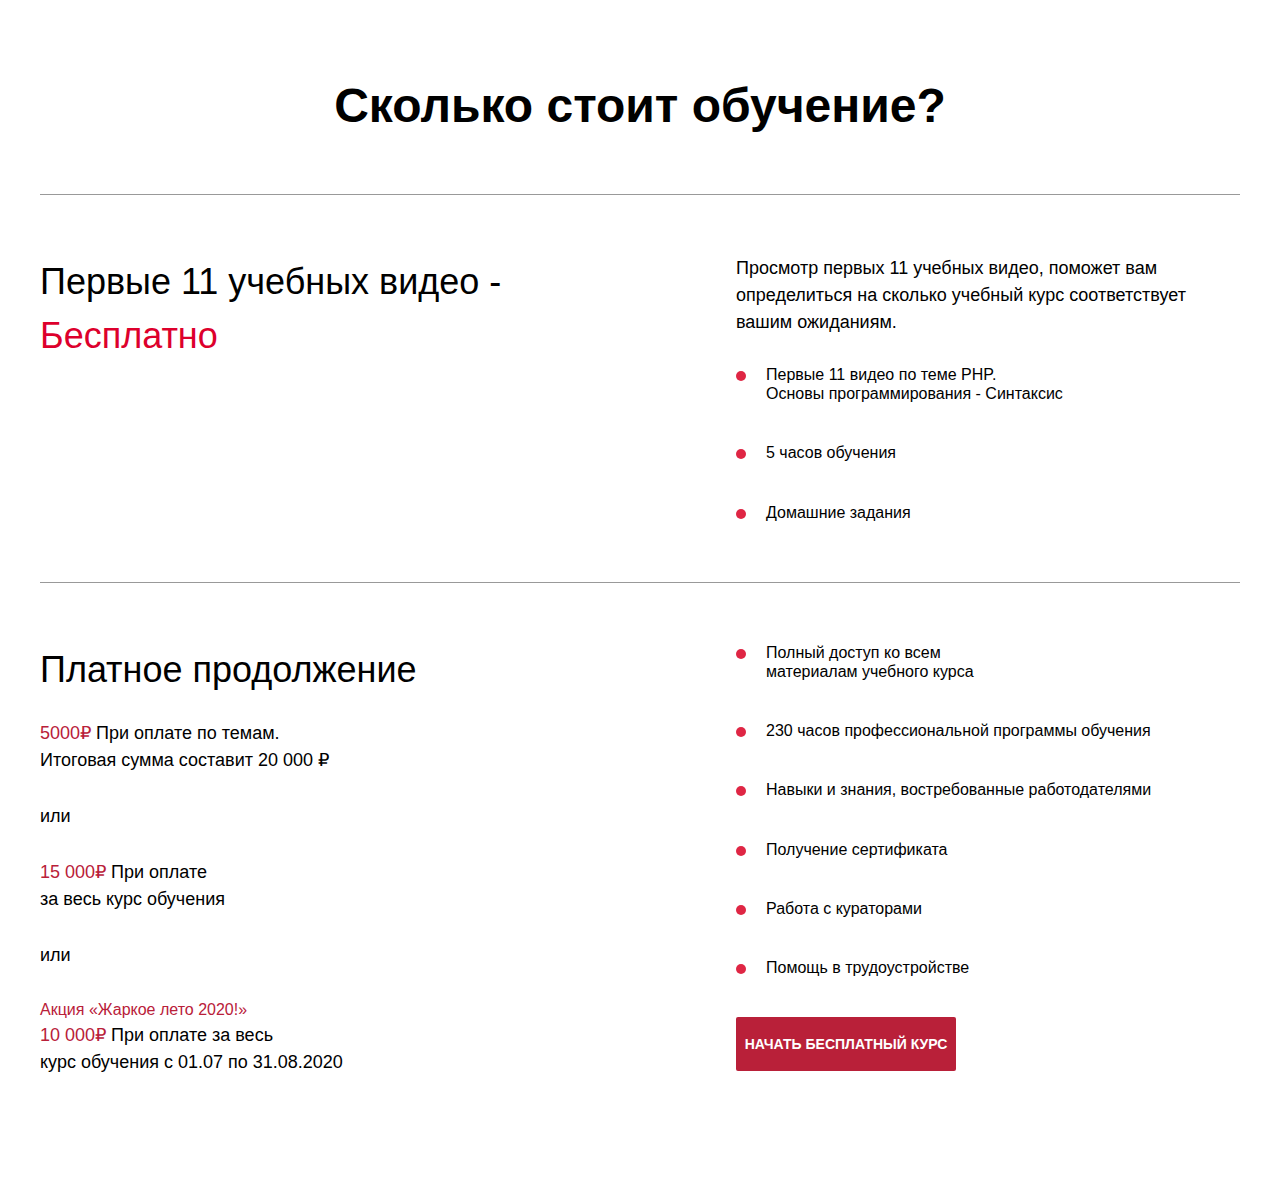
<file: index.html>
<!DOCTYPE html>
<html lang="ru">
<head>
    <meta charset="UTF-8">
    <meta name="viewport" content="width=device-width, initial-scale=1.0">
    <title>Document</title>
    <link rel="stylesheet" href="./css/style.css">
</head>
<body>
    <div class="price-section" id="price-section">
        <div class="standart_width">
            <div class="price-title">
                Сколько стоит обучение?
            </div>
            <div class="price_block">
                <div class="price_block_col">
                    <div class="price_block_title">
                        Первые 11 учебных видео -
                        <span>
                            Бесплатно
                        </span>
                    </div>  
                </div> 
                <div class="price_block_col">
                    <p class="price_block_text">
                        Просмотр первых 11  учебных видео, поможет вам определиться на сколько учебный курс соответствует вашим ожиданиям.
                    </p>
                    <ul>
                        <li>
                            Первые 11 видео по теме PHP. <br>
                            Основы программирования - Синтаксис
                        </li>
                        <li>
                            5 часов обучения
                        </li>
                        <li>
                            Домашние задания
                        </li>
                    </ul>
                </div>
            </div>
            <div class="price_block">
                <div class="price_block_col">
                    <div class="price_block_title">
                        Платное продолжение
                    </div>  
                    <p class="price_block_text">
                        <span>5000&#8381</span> При оплате по темам. <br>
                        Итоговая сумма составит 20 000 &#8381
                    </p>
                    <p class="price_block_text">
                        или
                    </p>
                    <p class="price_block_text">
                        <span>15 000&#8381</span> При оплате <br>
                        за весь курс обучения
                    </p>
                    <p class="price_block_text">
                        или
                    </p>
                    <p class="price_block_text">
                        <span class="price_text_sale">Акция «Жаркое лето 2020!»</span>
                        <span>10 000&#8381</span> При оплате за весь <br>
                        курс обучения с 01.07 по 31.08.2020
                    </p>
                </div> 
                <div class="price_block_col">
                    <ul>
                        <li>
                            Полный доступ ко всем <br>
                            материалам учебного курса
                        </li>
                        <li>
                            230 часов профессиональной программы обучения
                        </li>
                        <li>
                            Навыки и знания, востребованные работодателями
                        </li>
                        <li>
                            Получение сертификата
                        </li>
                        <li>
                            Работа с кураторами
                        </li>
                        <li>    
                            Помощь в трудоустройстве 
                        </li>
                    </ul>
                    <a class="red_bt" href="/authorization/auth.php">Начать бесплатный курс</a>
                </div>
            </div>
        </div>
    </div>
</body>
</html>
</file>
<file: css/style.css>
/* Specification */
html, body, div, span, applet, object, iframe, h1, h2, h3, h4, h5, h6, p, blockquote, pre, a, abbr, acronym, address, big, cite, code, del, dfn, em, img, ins, kbd, q, s, samp, small, strike, strong, sub, sup, tt, var, b, u, i, center, dl, dt, dd, ol, ul, li, fieldset, form, label, legend, table, caption, tbody, tfoot, thead, tr, th, td, article, aside, canvas, details, embed, figure, figcaption, footer, header, hgroup, menu, nav, output, ruby, section, summary, time, mark, audio, video {
    margin: 0;
    padding: 0;
    border: 0;
    font-size: 100%;
    font-family: 'HelveticaNeueCyr', sans-serif;
    font: inherit;
    vertical-align: baseline;
    -webkit-box-sizing: border-box;
       -moz-box-sizing: border-box;
            box-sizing: border-box;
}
body {
    font-size: 16px;
    font-family: 'HelveticaNeueCyr', sans-serif;
    color: #000;
    line-height: 1.5;
    background: #fff;
    overflow-x: hidden;
}
section ul {
    list-style: none;
}


/* Style section */
.price-section {
    padding: 70px 0;
}
.standart_width {
    max-width: 1280px;
    width: 100%;
    margin: 0 auto;
    padding: 0 40px;
}
.price-title {
    font-size: 48px;
    font-weight: 900;
    margin-bottom: 52px;
    text-align: center;
	font-style: normal;
}
.price_block {
    border-top: 1px solid #999999;
    display: -webkit-box;
    display: -webkit-flex;
    display: -moz-box;
    display: -ms-flexbox;
    display: flex;
    -webkit-box-pack: justify;
    -webkit-justify-content: space-between;
       -moz-box-pack: justify;
        -ms-flex-pack: justify;
            justify-content: space-between;
    padding: 60px 0 20px;
}
.price_block_col {
    width: 42%;
    font-size: 16px;
}
.price_block_title {
    font-size: 36px;
    margin-bottom: 23px;
}
.price_block_title span {
    color: #DD002C;
    display: block;
}
.price_block_text {
    font-size: 18px;
    margin-bottom: 29px;
}
.price_text_sale,
.price_block_text span {
    color: #B92039;
}
.price_text_sale {
    font-size: 16px;
    display: block;
}
.red_bt {
    display: block;
    width: 220px;
    line-height: 1;
    padding: 20px 0;
    text-align: center;
    margin: 0 auto;
    text-transform: uppercase;
    text-decoration: none;
    border: none;
    cursor: pointer;
    font-size: 14px;
    font-weight: 600;
    -webkit-border-radius: 2px;
       -moz-border-radius: 2px;
            border-radius: 2px;
    background: #b92039;
    color: #fff;
}
.price_block_col .red_bt {
    margin: 0;
}
.price-section ul {
    list-style: none;
}
.price-section ul > li {
    margin-bottom: 40px;
    position: relative;
    padding-left: 30px;
    line-height: 1.2;
}
.price-section ul > li:before {
    content: '';
    width: 10px;
    height: 10px;
    -webkit-border-radius: 50%;
       -moz-border-radius: 50%;
            border-radius: 50%;
    background: #df2644;
    display: block;
    position: absolute;
    top: 6px;
    left: 0px;
}

@media screen and (max-width: 768px) {
    .price_block {
        -webkit-box-orient: vertical;
        -webkit-box-direction: normal;
        -webkit-flex-direction: column;
           -moz-box-orient: vertical;
           -moz-box-direction: normal;
            -ms-flex-direction: column;
                flex-direction: column;
    }
    .price_block_col {
        width: 100%;
    }
    .price-title {
        font-size: 32px;
    }
    .price_block_title {
        font-size: 24px;
    }
    .price_block_text {
        font-size: 16px;
    }
    .price_block_col .red_bt {
        width: 100%;
    }
  }

  @media screen and (max-width: 576px) {
    .price-title {
        font-size: 24px;
    }
    .price_block_title {
        font-size: 20px;
    }
  }
</file>
